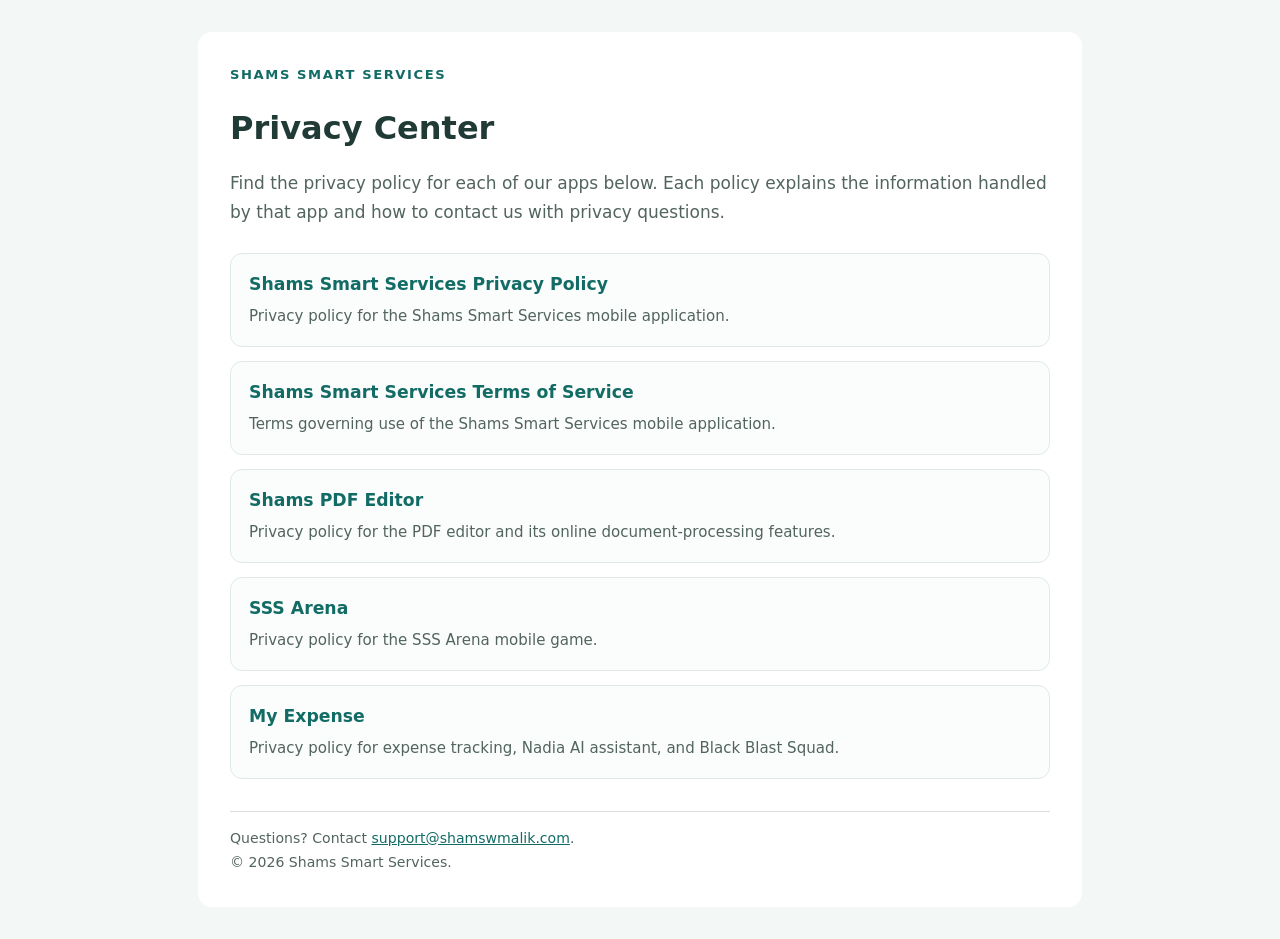
<file: index.html>
<!doctype html>
<html lang="en">
<head>
  <meta charset="utf-8">
  <meta name="viewport" content="width=device-width, initial-scale=1">
  <meta name="description" content="Official privacy policies for apps by Shams Smart Services.">
  <title>Shams Smart Services — Privacy Center</title>
  <link rel="stylesheet" href="style.css">
  <style>
    .intro{color:#52645f;margin-bottom:26px}
    .apps{list-style:none;padding:0;margin:0;display:grid;gap:14px}
    .apps li{border:1px solid #e1e9e6;border-radius:12px;padding:16px 18px;background:#fbfdfc}
    .apps a{font-weight:700;text-decoration:none;font-size:1.08rem}
    .apps a:hover{text-decoration:underline}
    .apps p{margin:5px 0 0;color:#52645f;font-size:.94rem}
    .brand{font-size:.82rem;letter-spacing:.12em;text-transform:uppercase;color:#126b64;font-weight:700}
    footer{font-size:.88rem}
  </style>
</head>
<body>
  <main>
    <div class="brand">Shams Smart Services</div>
    <h1>Privacy Center</h1>
    <p class="intro">Find the privacy policy for each of our apps below. Each policy explains the information handled by that app and how to contact us with privacy questions.</p>
    <ul class="apps">
      <li><a href="sss-mobile-app.html">Shams Smart Services Privacy Policy</a><p>Privacy policy for the Shams Smart Services mobile application.</p></li>
      <li><a href="sss-mobile-app-terms.html">Shams Smart Services Terms of Service</a><p>Terms governing use of the Shams Smart Services mobile application.</p></li>
      <li><a href="shams-pdf-editor.html">Shams PDF Editor</a><p>Privacy policy for the PDF editor and its online document-processing features.</p></li>
      <li><a href="sss-arena.html">SSS Arena</a><p>Privacy policy for the SSS Arena mobile game.</p></li>
      <li><a href="my-expense.html">My Expense</a><p>Privacy policy for expense tracking, Nadia AI assistant, and Black Blast Squad.</p></li>
    </ul>
    <footer>Questions? Contact <a href="mailto:support@shamswmalik.com">support@shamswmalik.com</a>.<br>© 2026 Shams Smart Services.</footer>
  </main>
</body>
</html>
</file>
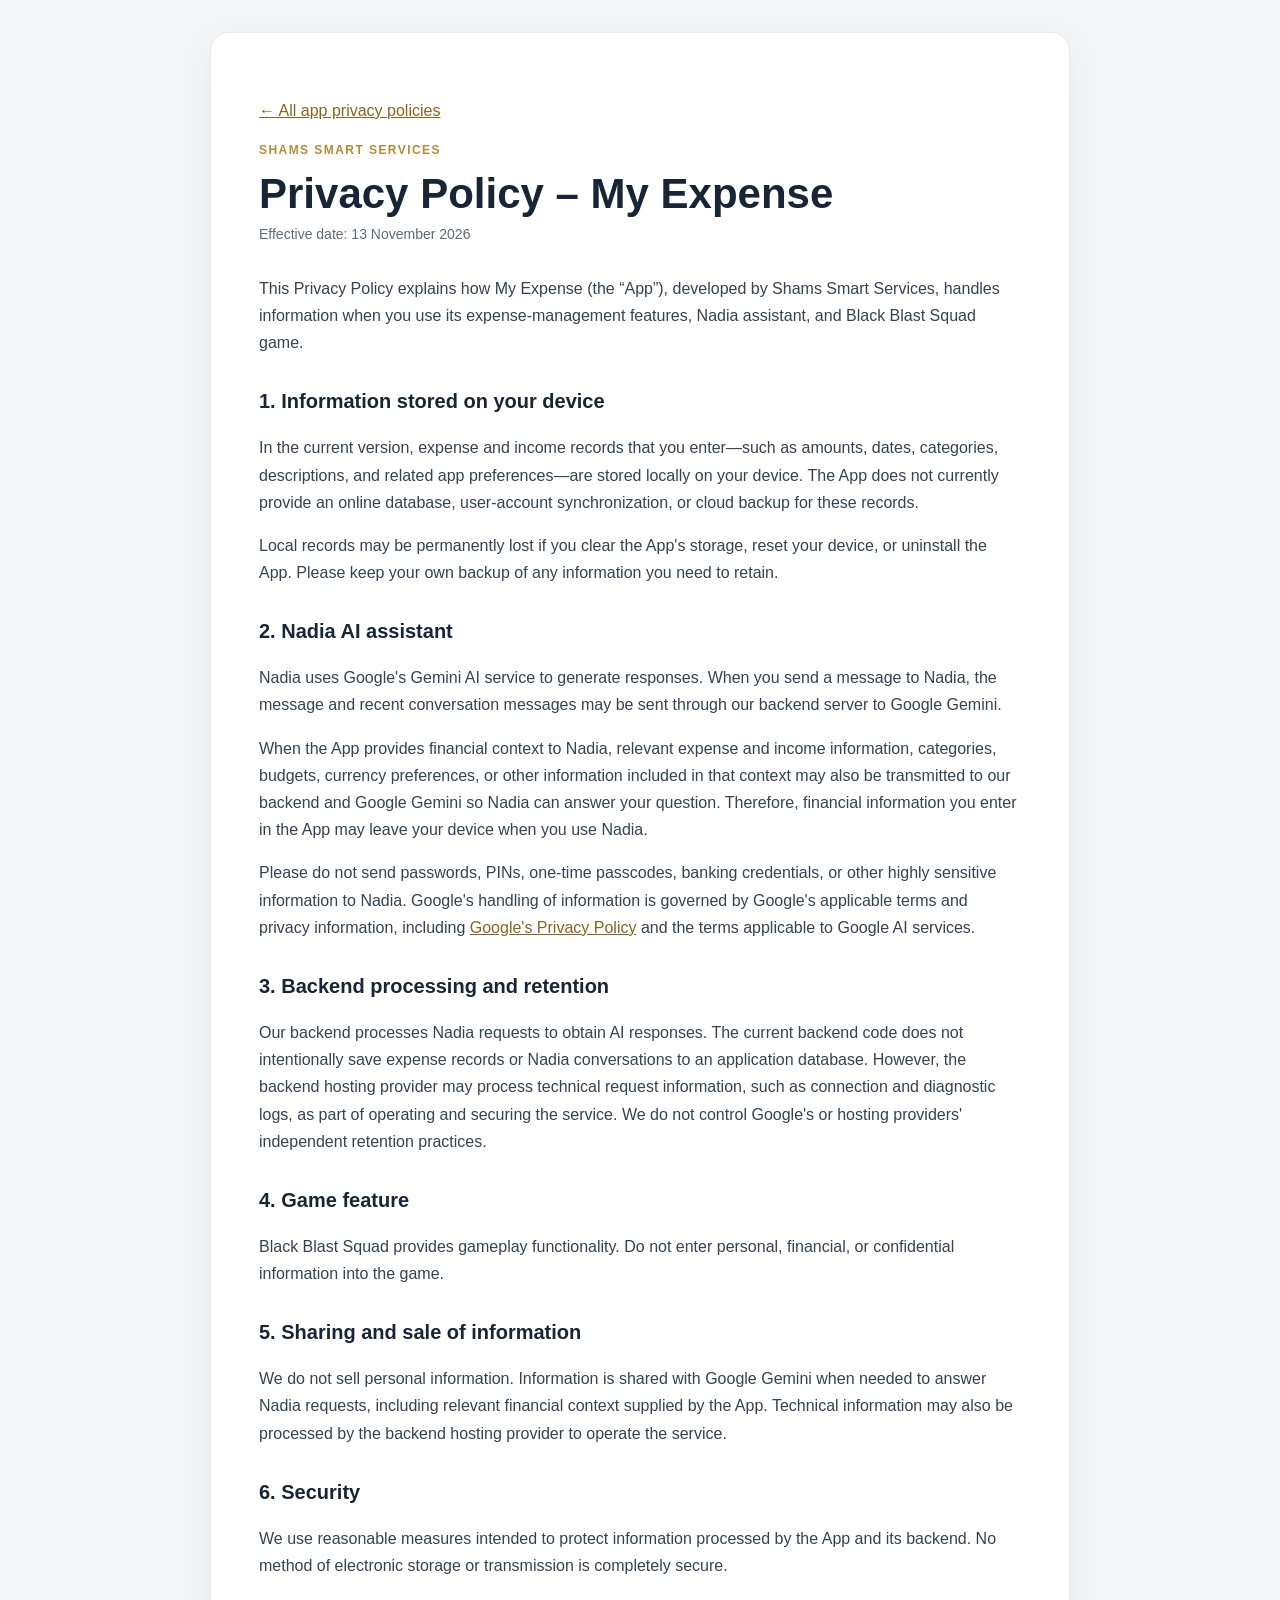
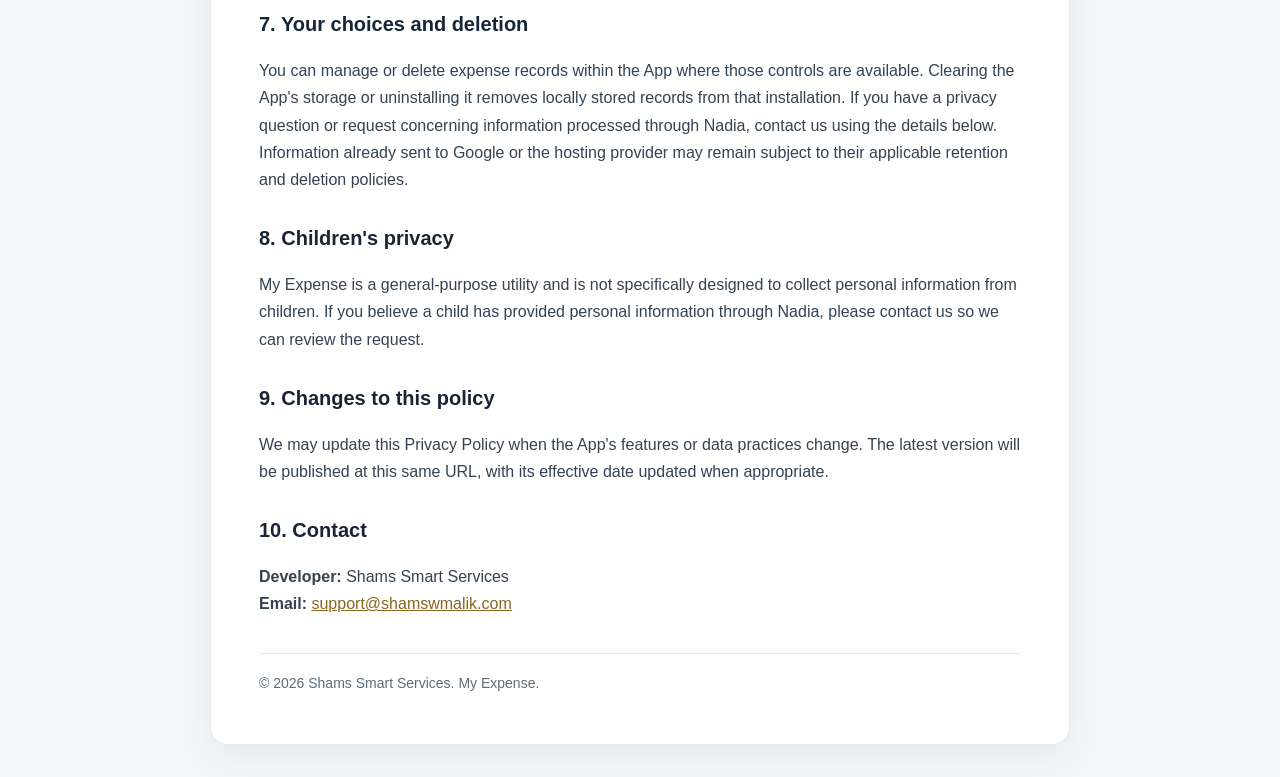
<file: my-expense.html>
<!doctype html>
<html lang="en">
<head>
  <meta charset="utf-8">
  <meta name="viewport" content="width=device-width, initial-scale=1">
  <meta name="description" content="Privacy Policy for the My Expense mobile application by Shams Smart Services.">
  <title>Privacy Policy – My Expense</title>
  <style>
    :root { color-scheme: light; --ink:#172536; --muted:#5d6b79; --gold:#b68b35; --line:#e6e9ed; --paper:#ffffff; --bg:#f4f6f8; }
    * { box-sizing:border-box; }
    body { margin:0; padding:32px 16px; background:var(--bg); color:var(--ink); font:16px/1.7 Arial,Helvetica,sans-serif; }
    main { max-width:860px; margin:0 auto; padding:clamp(22px,5vw,48px); background:var(--paper); border:1px solid var(--line); border-radius:18px; box-shadow:0 12px 36px rgba(20,35,50,.06); }
    .brand { color:var(--gold); font-weight:700; letter-spacing:.12em; text-transform:uppercase; font-size:12px; }
    h1 { margin:8px 0 4px; font-size:clamp(30px,5vw,42px); line-height:1.2; }
    .updated { color:var(--muted); font-size:14px; margin-bottom:28px; }
    h2 { margin:28px 0 8px; font-size:20px; }
    p, li { color:#344252; }
    a { color:#8a641d; overflow-wrap:anywhere; }
    ul { padding-left:24px; }
    footer { border-top:1px solid var(--line); margin-top:36px; padding-top:18px; color:var(--muted); font-size:14px; }
  </style>
</head>
<body>
<main>
  <p><a href="index.html">← All app privacy policies</a></p>
  <div class="brand">Shams Smart Services</div>
  <h1>Privacy Policy – My Expense</h1>
  <div class="updated">Effective date: 13 November 2026</div>

  <p>This Privacy Policy explains how My Expense (the “App”), developed by Shams Smart Services, handles information when you use its expense-management features, Nadia assistant, and Black Blast Squad game.</p>

  <h2>1. Information stored on your device</h2>
  <p>In the current version, expense and income records that you enter—such as amounts, dates, categories, descriptions, and related app preferences—are stored locally on your device. The App does not currently provide an online database, user-account synchronization, or cloud backup for these records.</p>
  <p>Local records may be permanently lost if you clear the App's storage, reset your device, or uninstall the App. Please keep your own backup of any information you need to retain.</p>

  <h2>2. Nadia AI assistant</h2>
  <p>Nadia uses Google's Gemini AI service to generate responses. When you send a message to Nadia, the message and recent conversation messages may be sent through our backend server to Google Gemini.</p>
  <p>When the App provides financial context to Nadia, relevant expense and income information, categories, budgets, currency preferences, or other information included in that context may also be transmitted to our backend and Google Gemini so Nadia can answer your question. Therefore, financial information you enter in the App may leave your device when you use Nadia.</p>
  <p>Please do not send passwords, PINs, one-time passcodes, banking credentials, or other highly sensitive information to Nadia. Google's handling of information is governed by Google's applicable terms and privacy information, including <a href="https://policies.google.com/privacy" target="_blank" rel="noopener noreferrer">Google's Privacy Policy</a> and the terms applicable to Google AI services.</p>

  <h2>3. Backend processing and retention</h2>
  <p>Our backend processes Nadia requests to obtain AI responses. The current backend code does not intentionally save expense records or Nadia conversations to an application database. However, the backend hosting provider may process technical request information, such as connection and diagnostic logs, as part of operating and securing the service. We do not control Google's or hosting providers' independent retention practices.</p>

  <h2>4. Game feature</h2>
  <p>Black Blast Squad provides gameplay functionality. Do not enter personal, financial, or confidential information into the game.</p>

  <h2>5. Sharing and sale of information</h2>
  <p>We do not sell personal information. Information is shared with Google Gemini when needed to answer Nadia requests, including relevant financial context supplied by the App. Technical information may also be processed by the backend hosting provider to operate the service.</p>

  <h2>6. Security</h2>
  <p>We use reasonable measures intended to protect information processed by the App and its backend. No method of electronic storage or transmission is completely secure.</p>

  <h2>7. Your choices and deletion</h2>
  <p>You can manage or delete expense records within the App where those controls are available. Clearing the App's storage or uninstalling it removes locally stored records from that installation. If you have a privacy question or request concerning information processed through Nadia, contact us using the details below. Information already sent to Google or the hosting provider may remain subject to their applicable retention and deletion policies.</p>

  <h2>8. Children's privacy</h2>
  <p>My Expense is a general-purpose utility and is not specifically designed to collect personal information from children. If you believe a child has provided personal information through Nadia, please contact us so we can review the request.</p>

  <h2>9. Changes to this policy</h2>
  <p>We may update this Privacy Policy when the App's features or data practices change. The latest version will be published at this same URL, with its effective date updated when appropriate.</p>

  <h2>10. Contact</h2>
  <p><strong>Developer:</strong> Shams Smart Services<br>
  <strong>Email:</strong> <a href="mailto:support@shamswmalik.com">support@shamswmalik.com</a></p>

  <footer>© 2026 Shams Smart Services. My Expense.</footer>
</main>
</body>
</html>
</file>
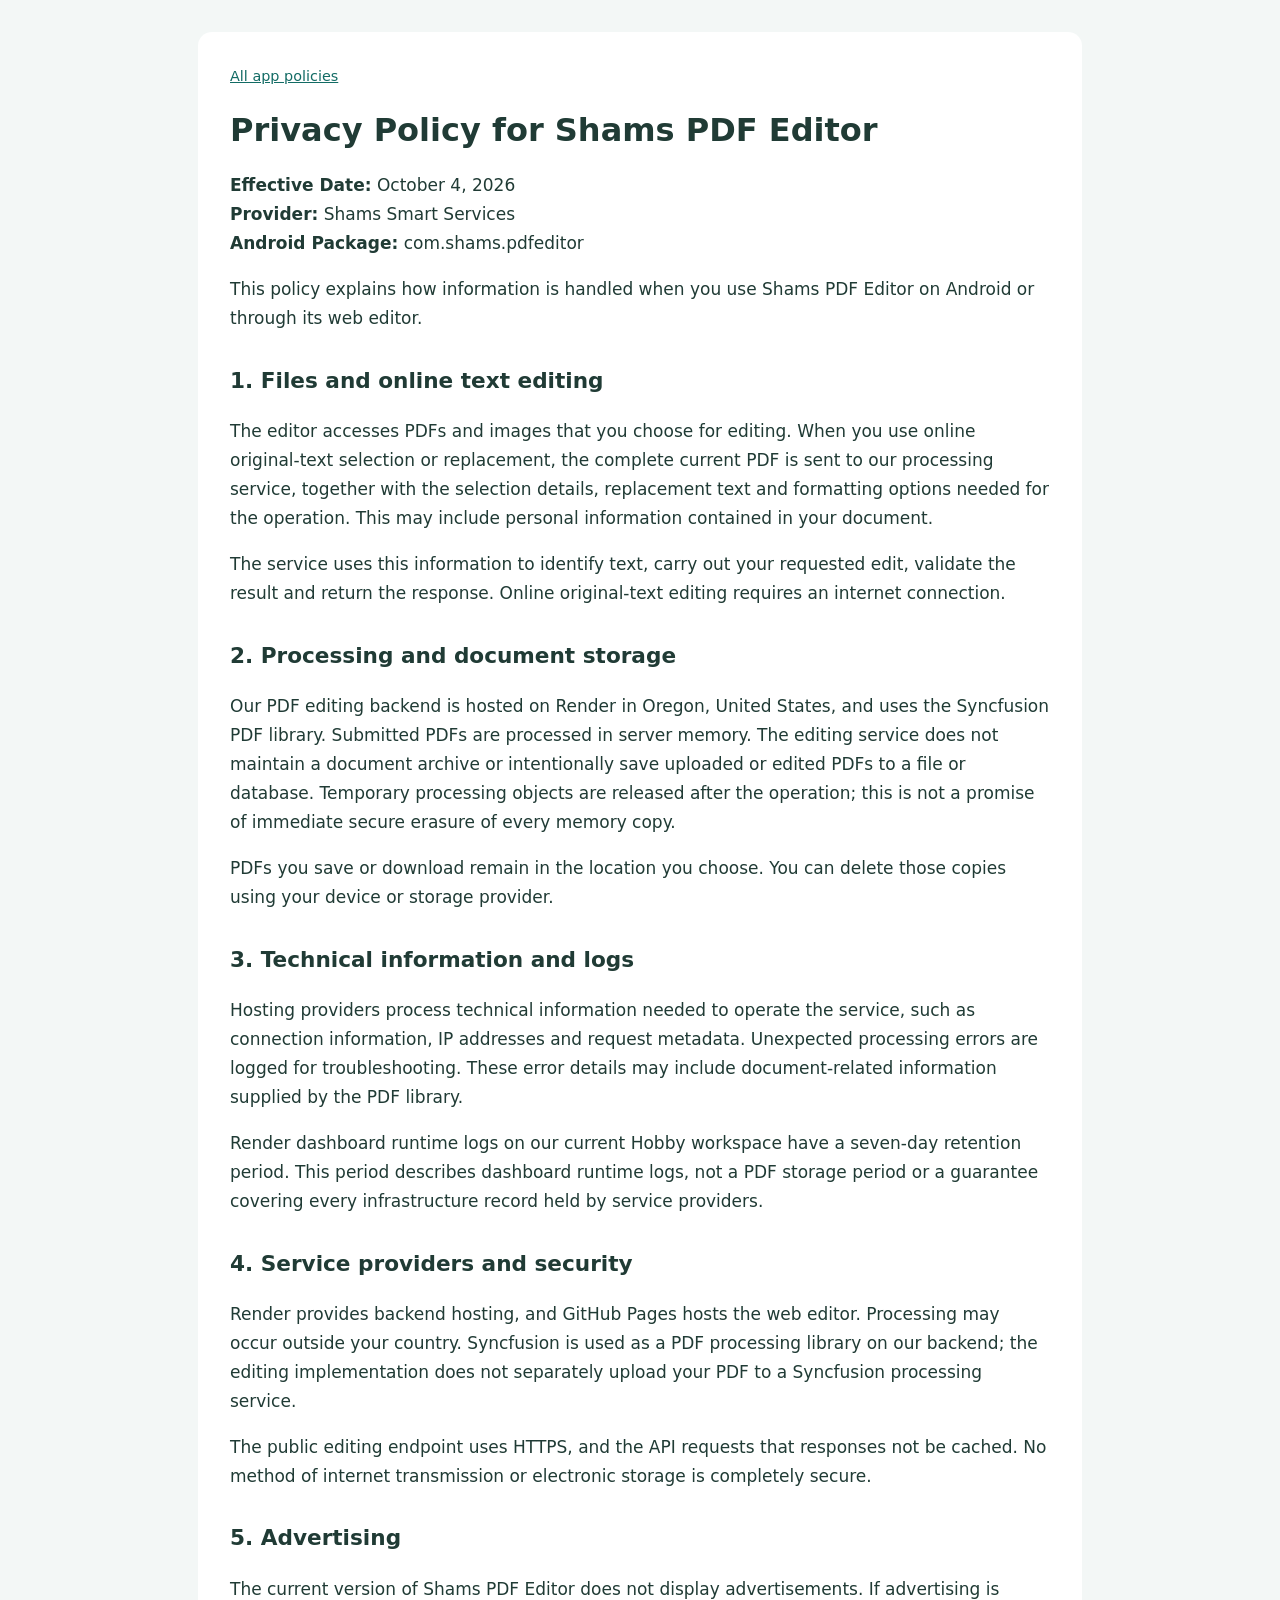
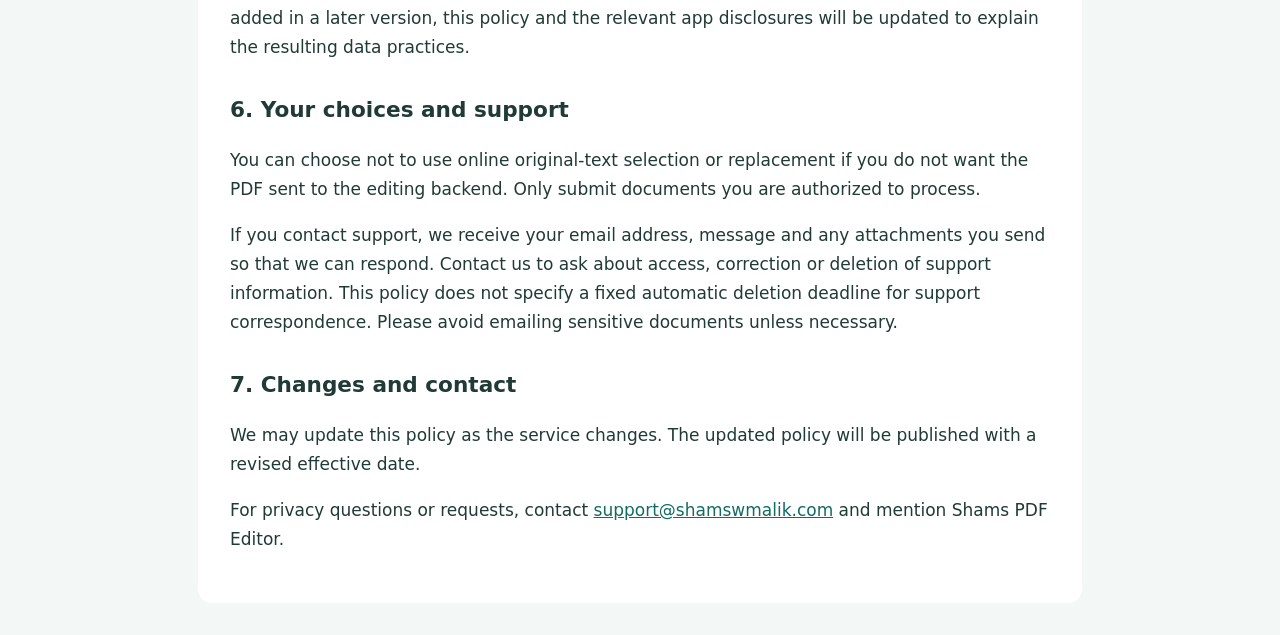
<file: shams-pdf-editor.html>
<!doctype html><html lang="en"><head><meta charset="utf-8"><meta name="viewport" content="width=device-width,initial-scale=1"><title>Privacy Policy for Shams PDF Editor</title><link rel="stylesheet" href="style.css"></head><body><main><nav><a href="index.html">All app policies</a></nav><h1>Privacy Policy for Shams PDF Editor</h1><p><strong>Effective Date:</strong> October 4, 2026<br><strong>Provider:</strong> Shams Smart Services<br><strong>Android Package:</strong> com.shams.pdfeditor</p><p>This policy explains how information is handled when you use Shams PDF Editor on Android or through its web editor.</p><h2>1. Files and online text editing</h2><p>The editor accesses PDFs and images that you choose for editing. When you use online original-text selection or replacement, the complete current PDF is sent to our processing service, together with the selection details, replacement text and formatting options needed for the operation. This may include personal information contained in your document.</p><p>The service uses this information to identify text, carry out your requested edit, validate the result and return the response. Online original-text editing requires an internet connection.</p><h2>2. Processing and document storage</h2><p>Our PDF editing backend is hosted on Render in Oregon, United States, and uses the Syncfusion PDF library. Submitted PDFs are processed in server memory. The editing service does not maintain a document archive or intentionally save uploaded or edited PDFs to a file or database. Temporary processing objects are released after the operation; this is not a promise of immediate secure erasure of every memory copy.</p><p>PDFs you save or download remain in the location you choose. You can delete those copies using your device or storage provider.</p><h2>3. Technical information and logs</h2><p>Hosting providers process technical information needed to operate the service, such as connection information, IP addresses and request metadata. Unexpected processing errors are logged for troubleshooting. These error details may include document-related information supplied by the PDF library.</p><p>Render dashboard runtime logs on our current Hobby workspace have a seven-day retention period. This period describes dashboard runtime logs, not a PDF storage period or a guarantee covering every infrastructure record held by service providers.</p><h2>4. Service providers and security</h2><p>Render provides backend hosting, and GitHub Pages hosts the web editor. Processing may occur outside your country. Syncfusion is used as a PDF processing library on our backend; the editing implementation does not separately upload your PDF to a Syncfusion processing service.</p><p>The public editing endpoint uses HTTPS, and the API requests that responses not be cached. No method of internet transmission or electronic storage is completely secure.</p><h2>5. Advertising</h2><p>The current version of Shams PDF Editor does not display advertisements. If advertising is added in a later version, this policy and the relevant app disclosures will be updated to explain the resulting data practices.</p><h2>6. Your choices and support</h2><p>You can choose not to use online original-text selection or replacement if you do not want the PDF sent to the editing backend. Only submit documents you are authorized to process.</p><p>If you contact support, we receive your email address, message and any attachments you send so that we can respond. Contact us to ask about access, correction or deletion of support information. This policy does not specify a fixed automatic deletion deadline for support correspondence. Please avoid emailing sensitive documents unless necessary.</p><h2>7. Changes and contact</h2><p>We may update this policy as the service changes. The updated policy will be published with a revised effective date.</p><p>For privacy questions or requests, contact <a href="mailto:support@shamswmalik.com">support@shamswmalik.com</a> and mention Shams PDF Editor.</p></main></body></html>
</file>
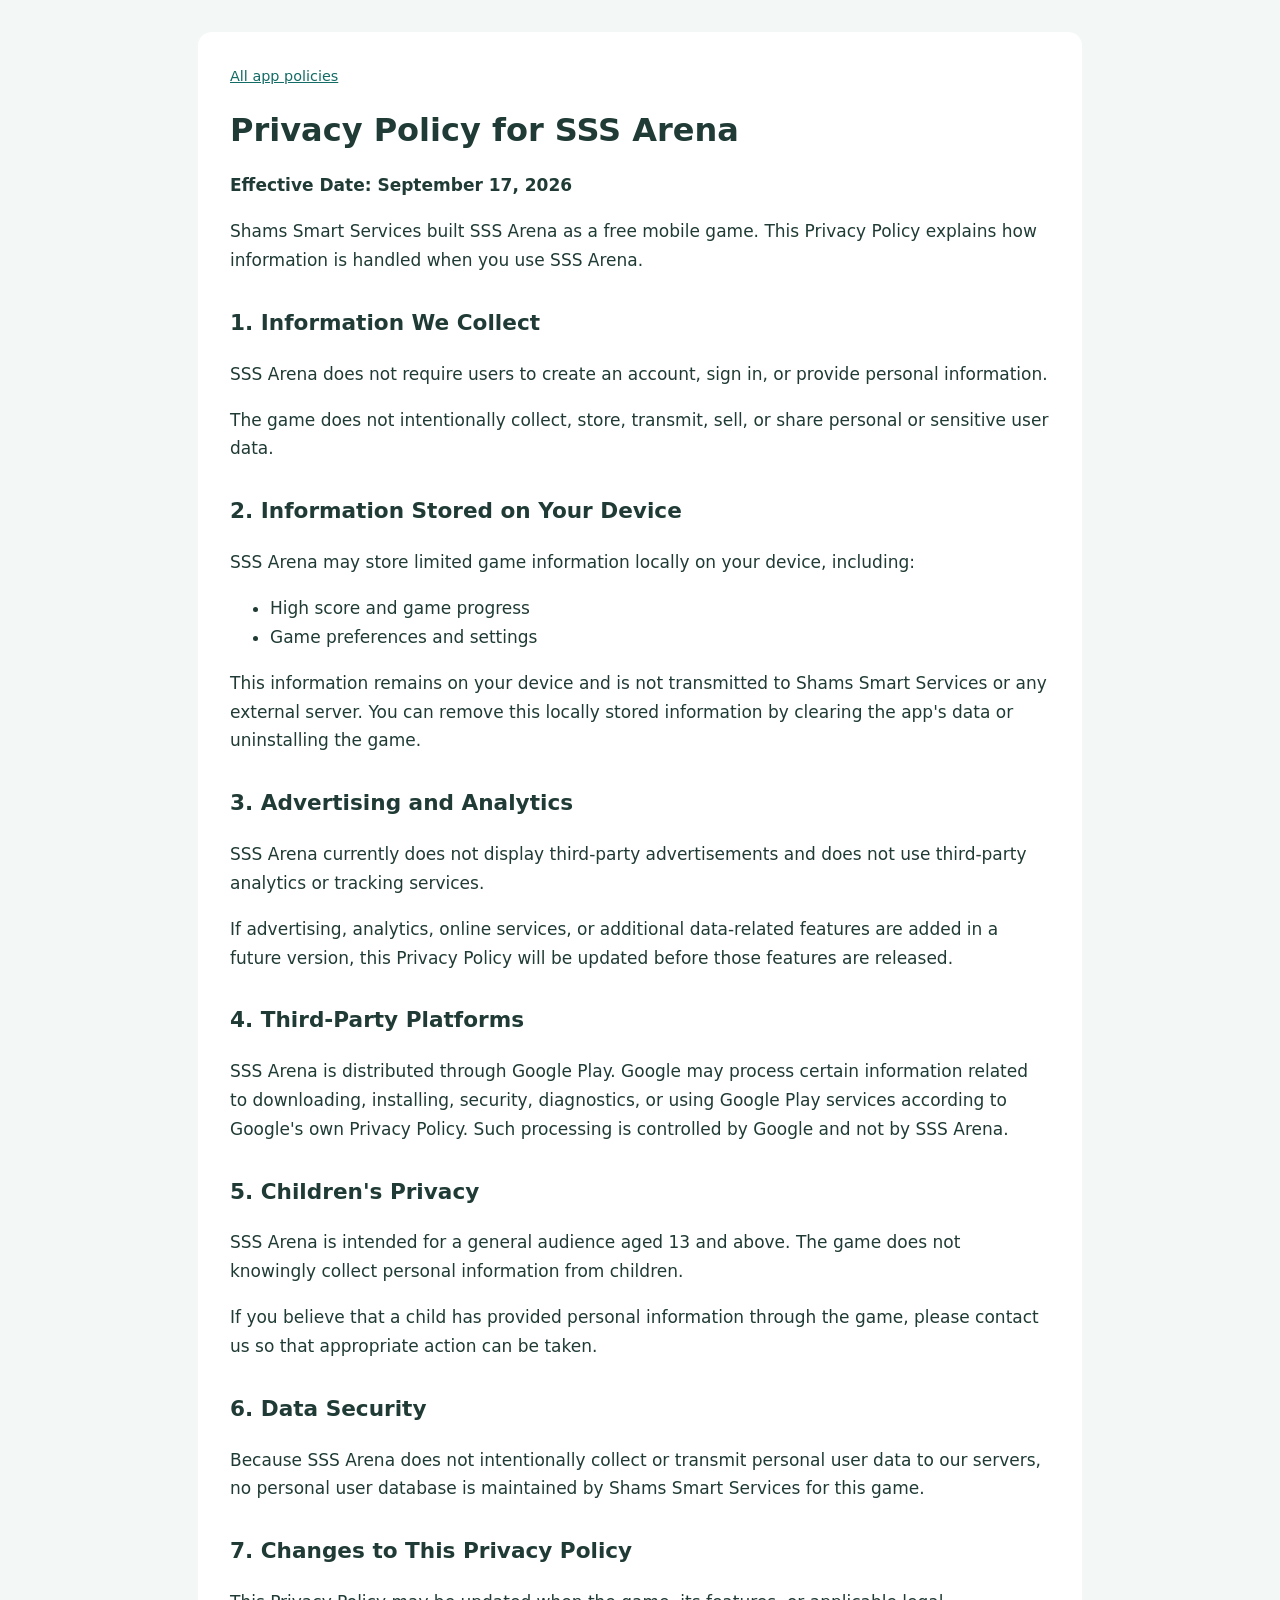
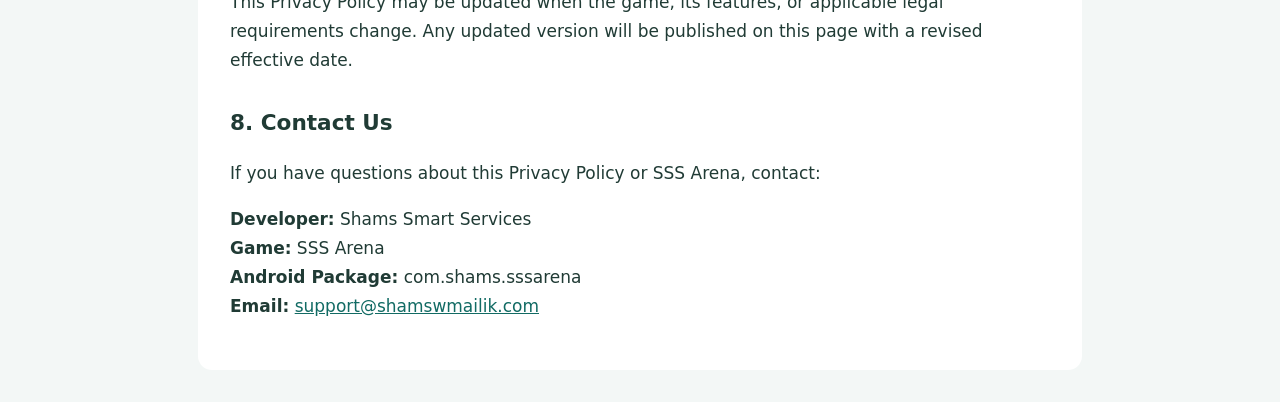
<file: sss-arena.html>
<!doctype html><html lang="en"><head><meta charset="utf-8"><meta name="viewport" content="width=device-width,initial-scale=1"><title>Privacy Policy for SSS Arena</title><link rel="stylesheet" href="style.css"></head><body><main><nav><a href="index.html">All app policies</a></nav><h1>Privacy Policy for SSS Arena</h1><p><strong>Effective Date: September 17, 2026</strong></p><p>Shams Smart Services built SSS Arena as a free mobile game. This Privacy Policy explains how information is handled when you use SSS Arena.</p><h2>1. Information We Collect</h2><p>SSS Arena does not require users to create an account, sign in, or provide personal information.</p><p>The game does not intentionally collect, store, transmit, sell, or share personal or sensitive user data.</p><h2>2. Information Stored on Your Device</h2><p>SSS Arena may store limited game information locally on your device, including:</p><ul><li>High score and game progress</li><li>Game preferences and settings</li></ul><p>This information remains on your device and is not transmitted to Shams Smart Services or any external server. You can remove this locally stored information by clearing the app's data or uninstalling the game.</p><h2>3. Advertising and Analytics</h2><p>SSS Arena currently does not display third-party advertisements and does not use third-party analytics or tracking services.</p><p>If advertising, analytics, online services, or additional data-related features are added in a future version, this Privacy Policy will be updated before those features are released.</p><h2>4. Third-Party Platforms</h2><p>SSS Arena is distributed through Google Play. Google may process certain information related to downloading, installing, security, diagnostics, or using Google Play services according to Google's own Privacy Policy. Such processing is controlled by Google and not by SSS Arena.</p><h2>5. Children&#x27;s Privacy</h2><p>SSS Arena is intended for a general audience aged 13 and above. The game does not knowingly collect personal information from children.</p><p>If you believe that a child has provided personal information through the game, please contact us so that appropriate action can be taken.</p><h2>6. Data Security</h2><p>Because SSS Arena does not intentionally collect or transmit personal user data to our servers, no personal user database is maintained by Shams Smart Services for this game.</p><h2>7. Changes to This Privacy Policy</h2><p>This Privacy Policy may be updated when the game, its features, or applicable legal requirements change. Any updated version will be published on this page with a revised effective date.</p><h2>8. Contact Us</h2><p>If you have questions about this Privacy Policy or SSS Arena, contact:</p><p><strong>Developer:</strong> Shams Smart Services<br><strong>Game:</strong> SSS Arena<br><strong>Android Package:</strong> com.shams.sssarena<br><strong>Email:</strong> <a href="mailto:support@shamswmailik.com">support@shamswmailik.com</a></p></main></body></html>
</file>
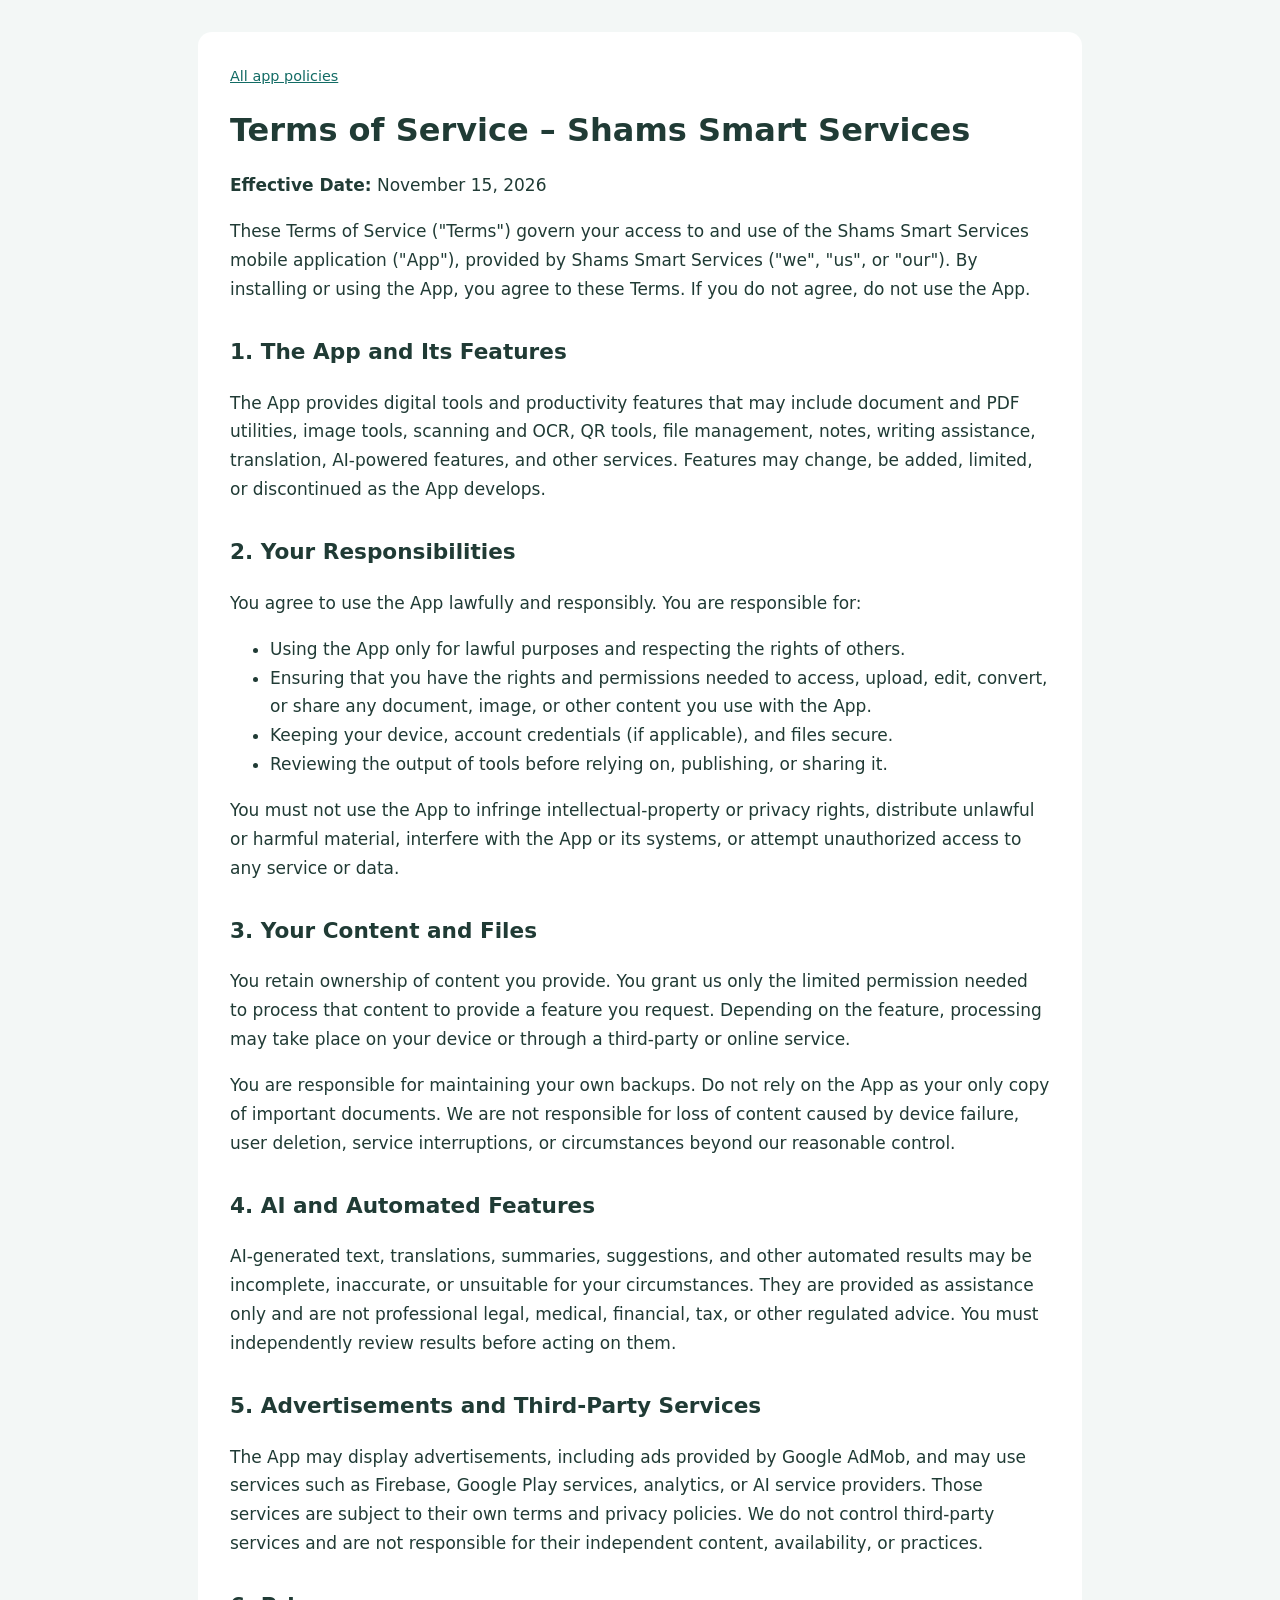
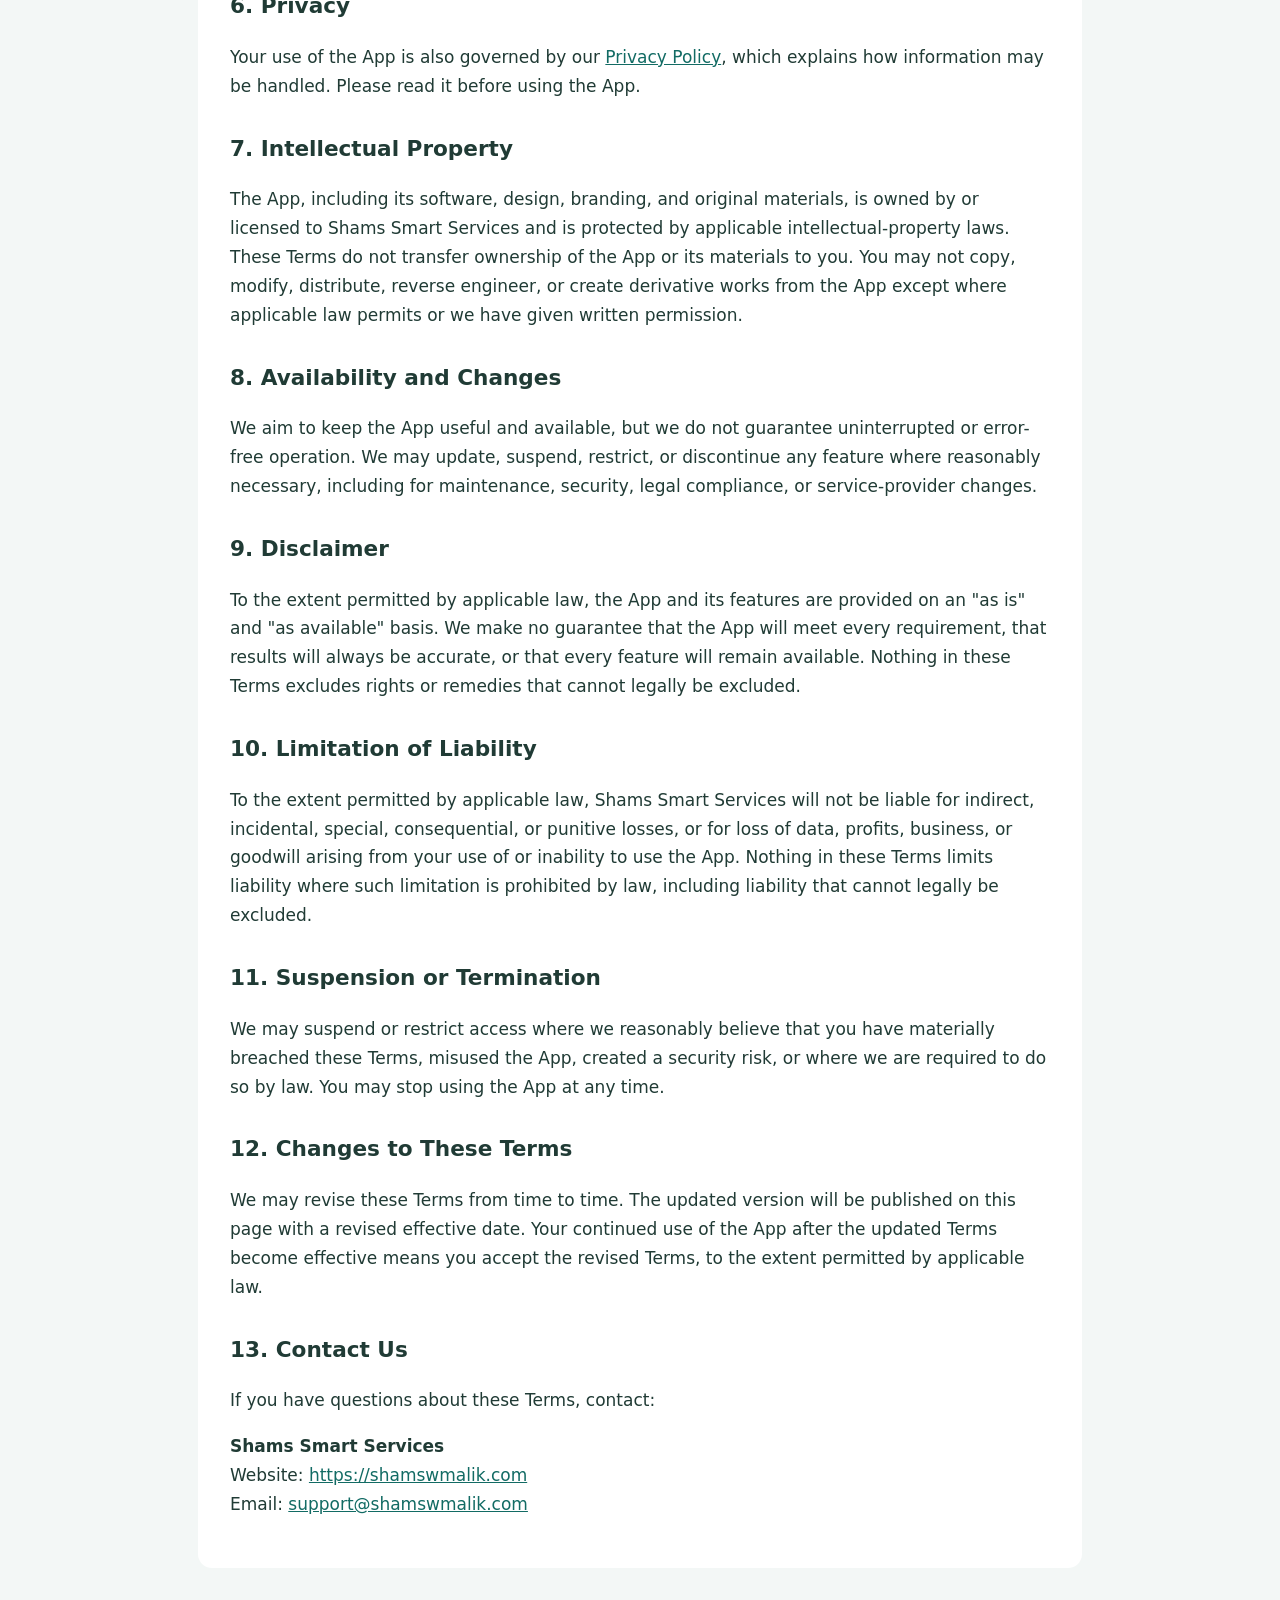
<file: sss-mobile-app-terms.html>
<!doctype html>
<html lang="en">
<head>
  <meta charset="utf-8">
  <meta name="viewport" content="width=device-width,initial-scale=1">
  <meta name="description" content="Terms of Service for the Shams Smart Services mobile application.">
  <title>Terms of Service – Shams Smart Services</title>
  <link rel="stylesheet" href="style.css">
</head>
<body>
<main>
  <nav><a href="index.html">All app policies</a></nav>
  <h1>Terms of Service – Shams Smart Services</h1>
  <p><strong>Effective Date:</strong> November 15, 2026</p>
  <p>These Terms of Service ("Terms") govern your access to and use of the Shams Smart Services mobile application ("App"), provided by Shams Smart Services ("we", "us", or "our"). By installing or using the App, you agree to these Terms. If you do not agree, do not use the App.</p>

  <h2>1. The App and Its Features</h2>
  <p>The App provides digital tools and productivity features that may include document and PDF utilities, image tools, scanning and OCR, QR tools, file management, notes, writing assistance, translation, AI-powered features, and other services. Features may change, be added, limited, or discontinued as the App develops.</p>

  <h2>2. Your Responsibilities</h2>
  <p>You agree to use the App lawfully and responsibly. You are responsible for:</p>
  <ul>
    <li>Using the App only for lawful purposes and respecting the rights of others.</li>
    <li>Ensuring that you have the rights and permissions needed to access, upload, edit, convert, or share any document, image, or other content you use with the App.</li>
    <li>Keeping your device, account credentials (if applicable), and files secure.</li>
    <li>Reviewing the output of tools before relying on, publishing, or sharing it.</li>
  </ul>
  <p>You must not use the App to infringe intellectual-property or privacy rights, distribute unlawful or harmful material, interfere with the App or its systems, or attempt unauthorized access to any service or data.</p>

  <h2>3. Your Content and Files</h2>
  <p>You retain ownership of content you provide. You grant us only the limited permission needed to process that content to provide a feature you request. Depending on the feature, processing may take place on your device or through a third-party or online service.</p>
  <p>You are responsible for maintaining your own backups. Do not rely on the App as your only copy of important documents. We are not responsible for loss of content caused by device failure, user deletion, service interruptions, or circumstances beyond our reasonable control.</p>

  <h2>4. AI and Automated Features</h2>
  <p>AI-generated text, translations, summaries, suggestions, and other automated results may be incomplete, inaccurate, or unsuitable for your circumstances. They are provided as assistance only and are not professional legal, medical, financial, tax, or other regulated advice. You must independently review results before acting on them.</p>

  <h2>5. Advertisements and Third-Party Services</h2>
  <p>The App may display advertisements, including ads provided by Google AdMob, and may use services such as Firebase, Google Play services, analytics, or AI service providers. Those services are subject to their own terms and privacy policies. We do not control third-party services and are not responsible for their independent content, availability, or practices.</p>

  <h2>6. Privacy</h2>
  <p>Your use of the App is also governed by our <a href="sss-mobile-app.html">Privacy Policy</a>, which explains how information may be handled. Please read it before using the App.</p>

  <h2>7. Intellectual Property</h2>
  <p>The App, including its software, design, branding, and original materials, is owned by or licensed to Shams Smart Services and is protected by applicable intellectual-property laws. These Terms do not transfer ownership of the App or its materials to you. You may not copy, modify, distribute, reverse engineer, or create derivative works from the App except where applicable law permits or we have given written permission.</p>

  <h2>8. Availability and Changes</h2>
  <p>We aim to keep the App useful and available, but we do not guarantee uninterrupted or error-free operation. We may update, suspend, restrict, or discontinue any feature where reasonably necessary, including for maintenance, security, legal compliance, or service-provider changes.</p>

  <h2>9. Disclaimer</h2>
  <p>To the extent permitted by applicable law, the App and its features are provided on an "as is" and "as available" basis. We make no guarantee that the App will meet every requirement, that results will always be accurate, or that every feature will remain available. Nothing in these Terms excludes rights or remedies that cannot legally be excluded.</p>

  <h2>10. Limitation of Liability</h2>
  <p>To the extent permitted by applicable law, Shams Smart Services will not be liable for indirect, incidental, special, consequential, or punitive losses, or for loss of data, profits, business, or goodwill arising from your use of or inability to use the App. Nothing in these Terms limits liability where such limitation is prohibited by law, including liability that cannot legally be excluded.</p>

  <h2>11. Suspension or Termination</h2>
  <p>We may suspend or restrict access where we reasonably believe that you have materially breached these Terms, misused the App, created a security risk, or where we are required to do so by law. You may stop using the App at any time.</p>

  <h2>12. Changes to These Terms</h2>
  <p>We may revise these Terms from time to time. The updated version will be published on this page with a revised effective date. Your continued use of the App after the updated Terms become effective means you accept the revised Terms, to the extent permitted by applicable law.</p>

  <h2>13. Contact Us</h2>
  <p>If you have questions about these Terms, contact:</p>
  <p><strong>Shams Smart Services</strong><br>
  Website: <a href="https://shamswmalik.com">https://shamswmalik.com</a><br>
  Email: <a href="mailto:support@shamswmalik.com">support@shamswmalik.com</a></p>
</main>
</body>
</html>
</file>
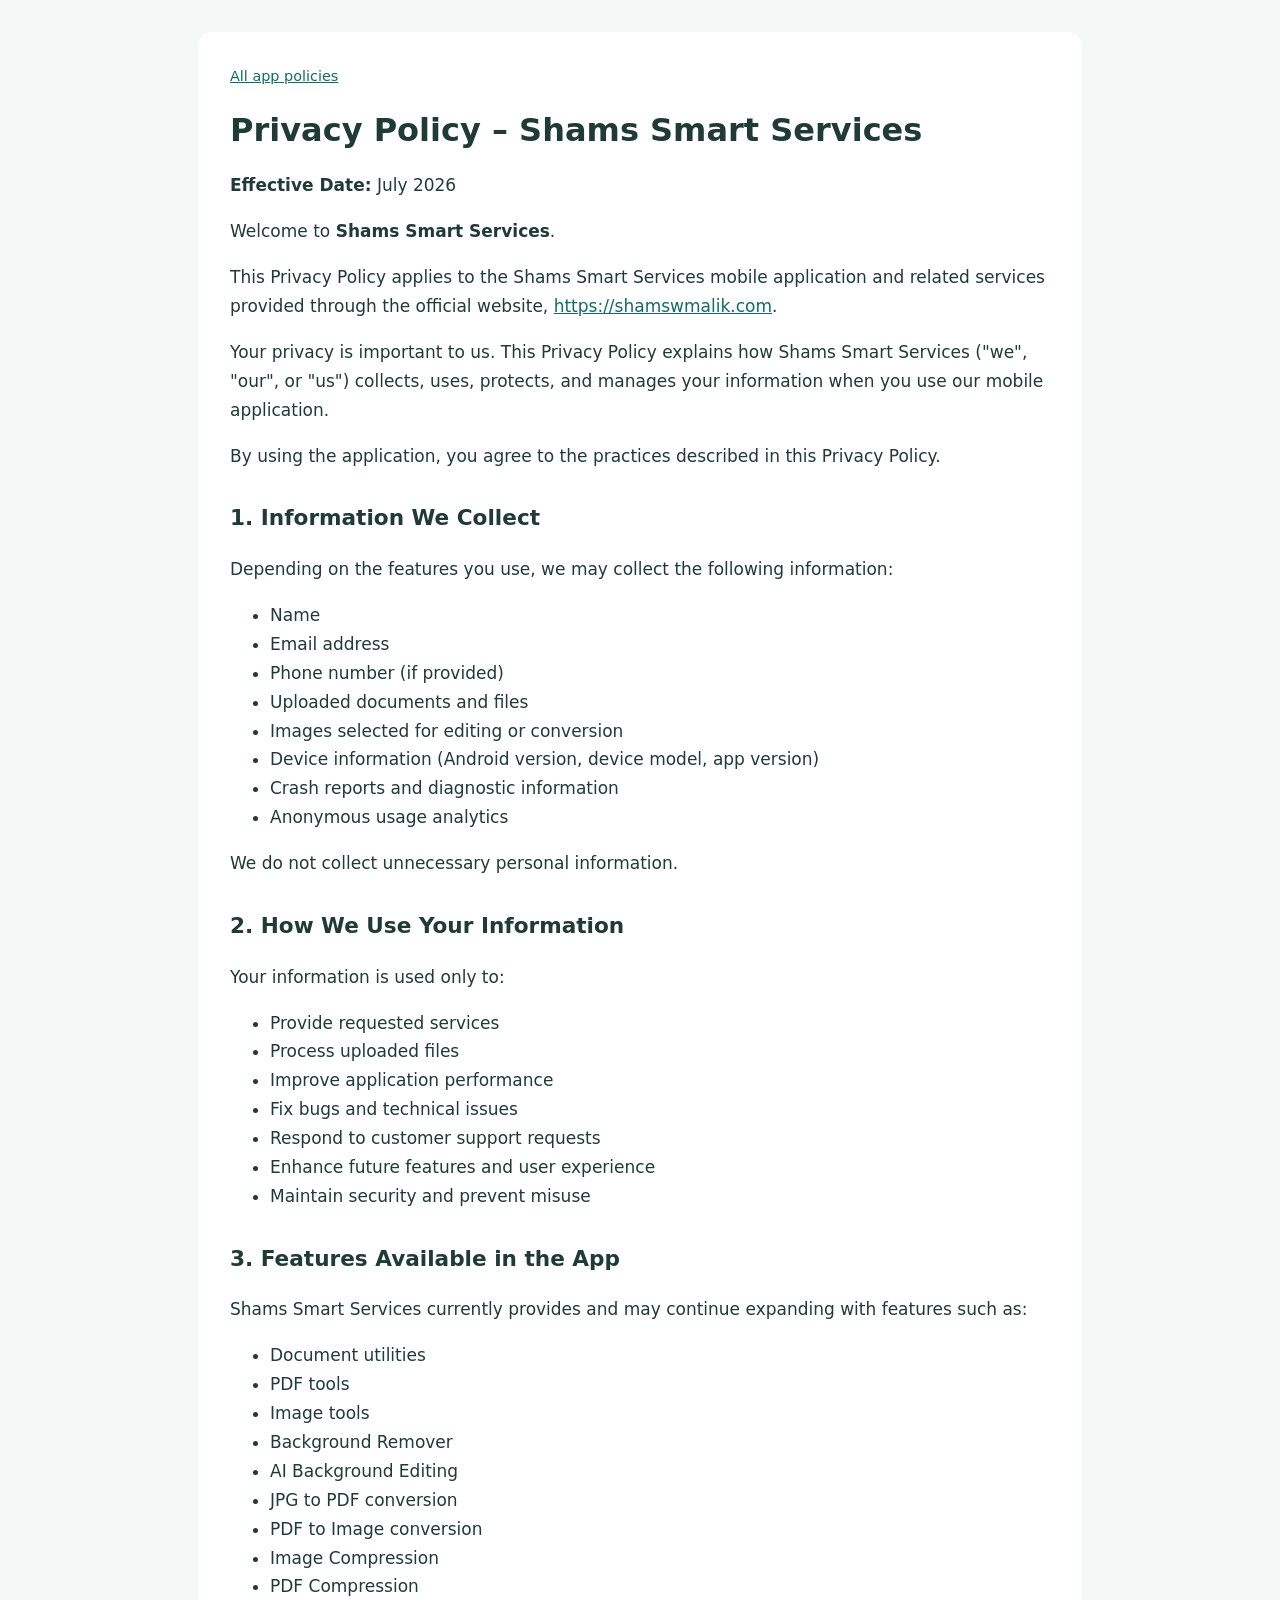
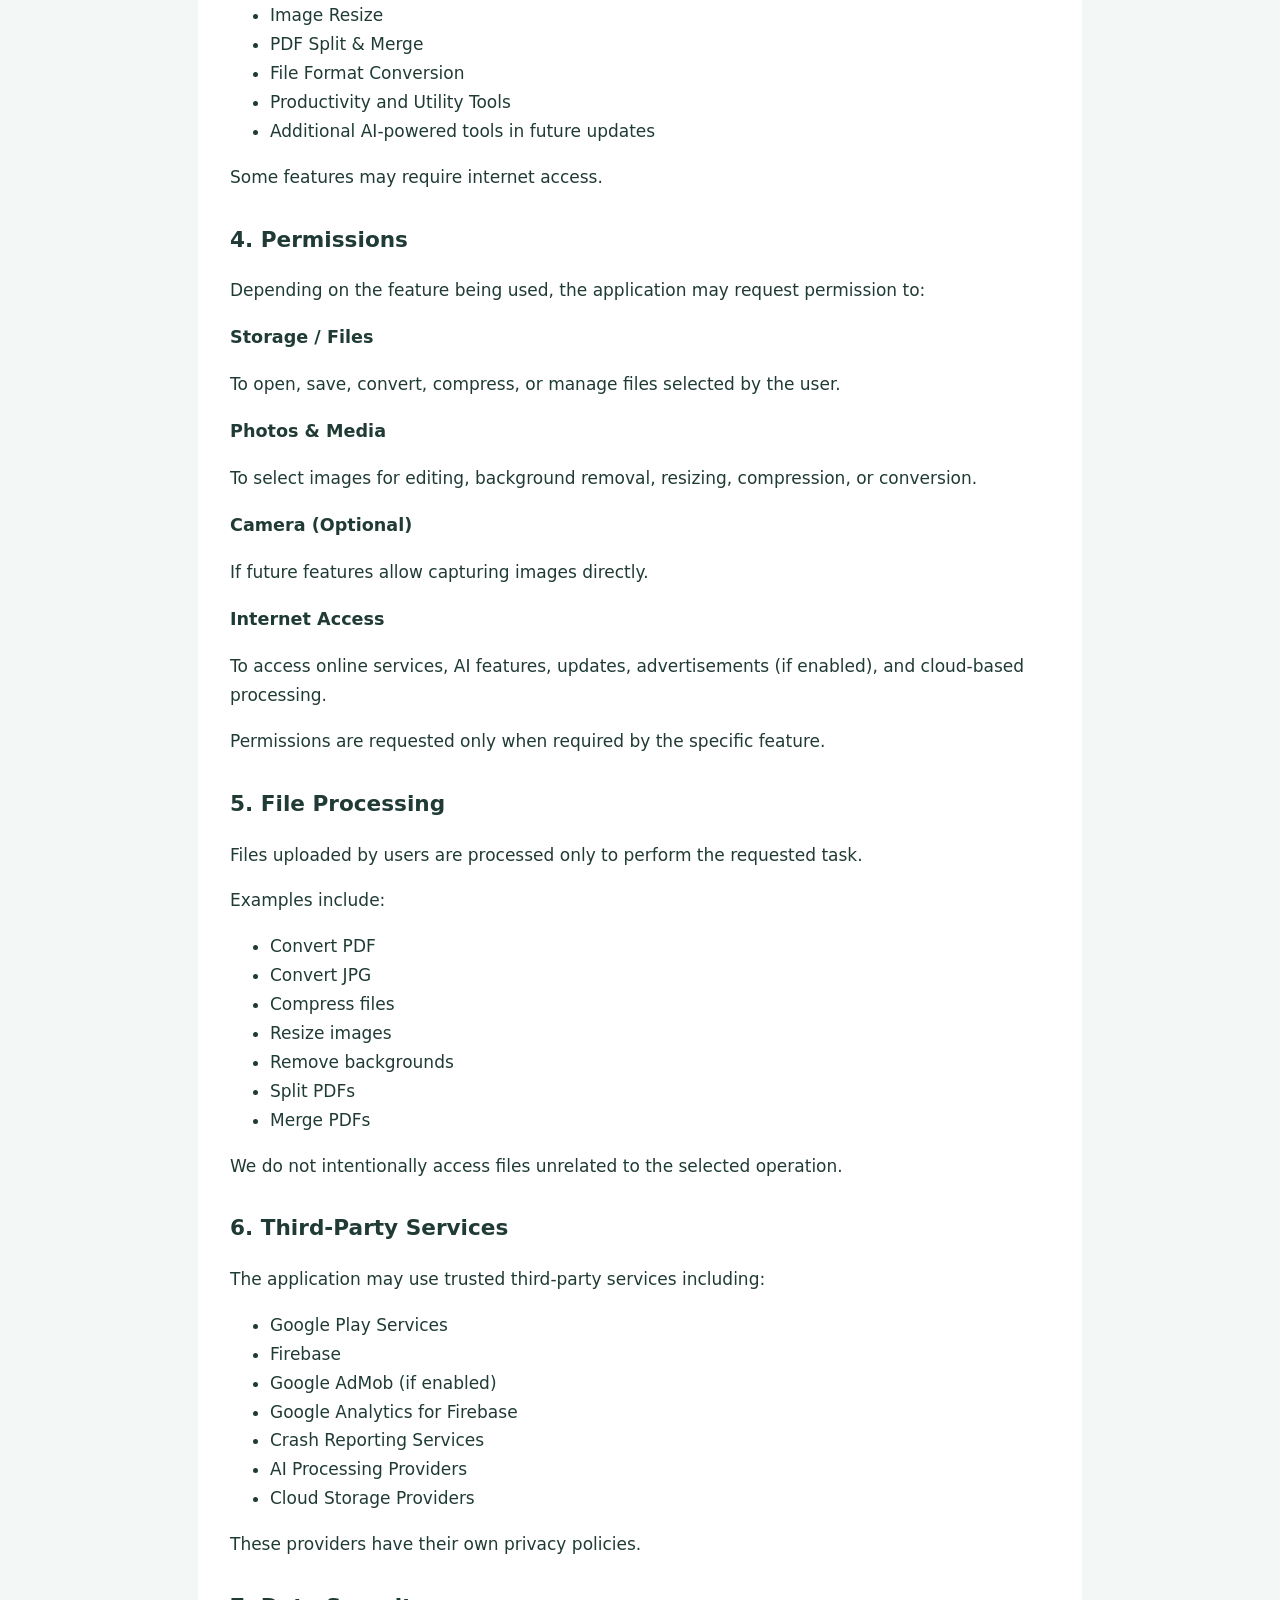
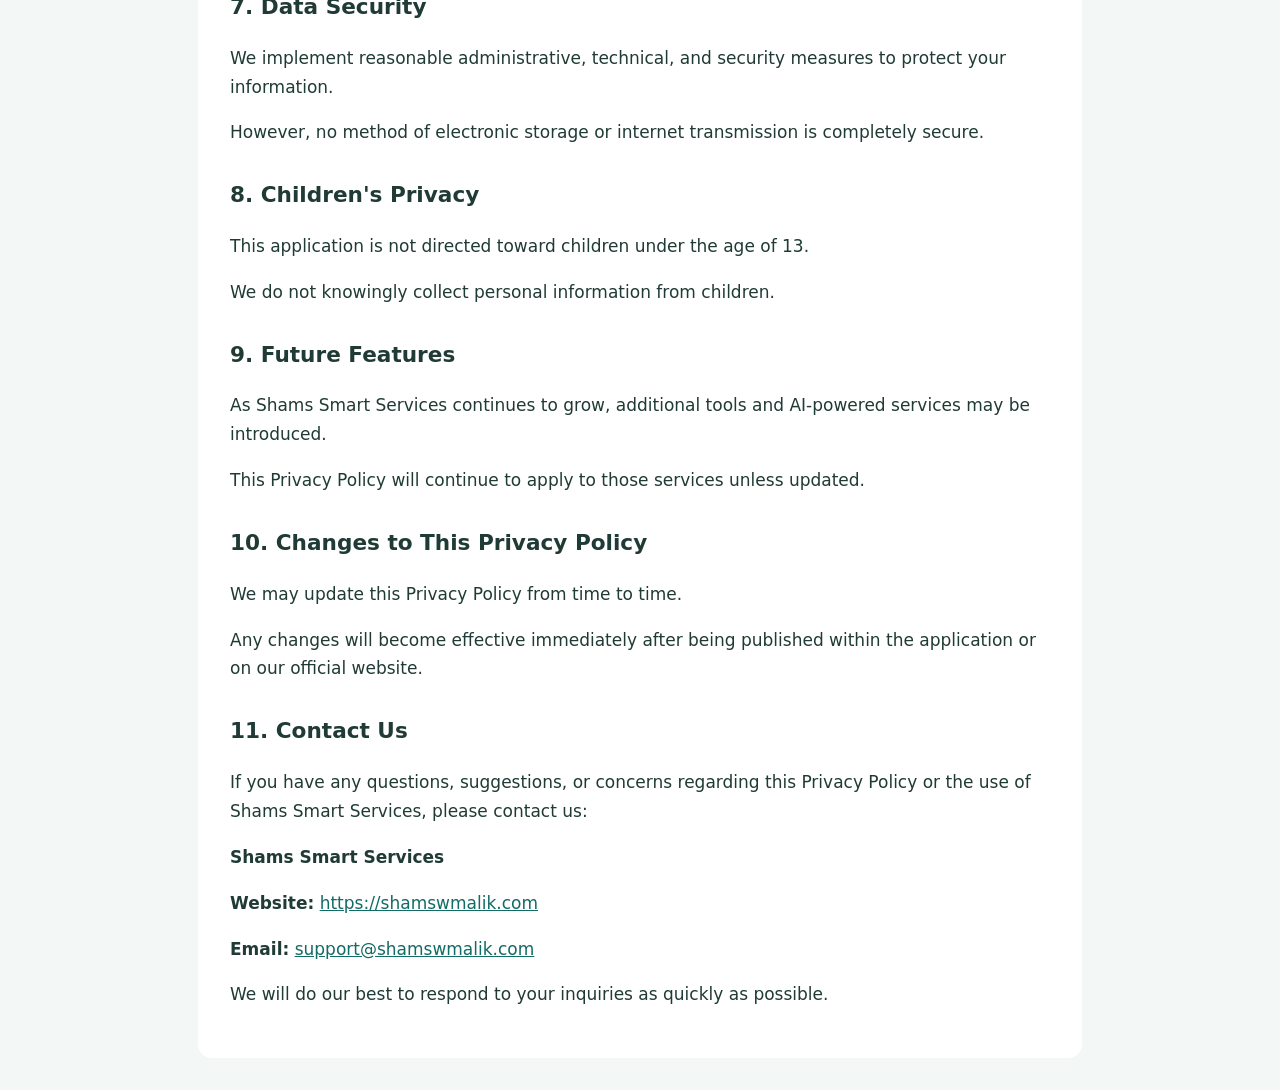
<file: sss-mobile-app.html>
<!doctype html><html lang="en"><head><meta charset="utf-8"><meta name="viewport" content="width=device-width,initial-scale=1"><title>Privacy Policy – Shams Smart Services</title><link rel="stylesheet" href="style.css"></head><body><main><nav><a href="index.html">All app policies</a></nav><h1>Privacy Policy – Shams Smart Services</h1><p><strong>Effective Date:</strong> July 2026</p><p>Welcome to <strong>Shams Smart Services</strong>.</p><p>This Privacy Policy applies to the Shams Smart Services mobile application and related services provided through the official website, <a href="https://shamswmalik.com">https://shamswmalik.com</a>.</p><p>Your privacy is important to us. This Privacy Policy explains how Shams Smart Services ("we", "our", or "us") collects, uses, protects, and manages your information when you use our mobile application.</p><p>By using the application, you agree to the practices described in this Privacy Policy.</p><h2>1. Information We Collect</h2><p>Depending on the features you use, we may collect the following information:</p><ul><li>Name</li><li>Email address</li><li>Phone number (if provided)</li><li>Uploaded documents and files</li><li>Images selected for editing or conversion</li><li>Device information (Android version, device model, app version)</li><li>Crash reports and diagnostic information</li><li>Anonymous usage analytics</li></ul><p>We do not collect unnecessary personal information.</p><h2>2. How We Use Your Information</h2><p>Your information is used only to:</p><ul><li>Provide requested services</li><li>Process uploaded files</li><li>Improve application performance</li><li>Fix bugs and technical issues</li><li>Respond to customer support requests</li><li>Enhance future features and user experience</li><li>Maintain security and prevent misuse</li></ul><h2>3. Features Available in the App</h2><p>Shams Smart Services currently provides and may continue expanding with features such as:</p><ul><li>Document utilities</li><li>PDF tools</li><li>Image tools</li><li>Background Remover</li><li>AI Background Editing</li><li>JPG to PDF conversion</li><li>PDF to Image conversion</li><li>Image Compression</li><li>PDF Compression</li><li>Image Resize</li><li>PDF Split &amp; Merge</li><li>File Format Conversion</li><li>Productivity and Utility Tools</li><li>Additional AI-powered tools in future updates</li></ul><p>Some features may require internet access.</p><h2>4. Permissions</h2><p>Depending on the feature being used, the application may request permission to:</p><h3>Storage / Files</h3><p>To open, save, convert, compress, or manage files selected by the user.</p><h3>Photos &amp; Media</h3><p>To select images for editing, background removal, resizing, compression, or conversion.</p><h3>Camera (Optional)</h3><p>If future features allow capturing images directly.</p><h3>Internet Access</h3><p>To access online services, AI features, updates, advertisements (if enabled), and cloud-based processing.</p><p>Permissions are requested only when required by the specific feature.</p><h2>5. File Processing</h2><p>Files uploaded by users are processed only to perform the requested task.</p><p>Examples include:</p><ul><li>Convert PDF</li><li>Convert JPG</li><li>Compress files</li><li>Resize images</li><li>Remove backgrounds</li><li>Split PDFs</li><li>Merge PDFs</li></ul><p>We do not intentionally access files unrelated to the selected operation.</p><h2>6. Third-Party Services</h2><p>The application may use trusted third-party services including:</p><ul><li>Google Play Services</li><li>Firebase</li><li>Google AdMob (if enabled)</li><li>Google Analytics for Firebase</li><li>Crash Reporting Services</li><li>AI Processing Providers</li><li>Cloud Storage Providers</li></ul><p>These providers have their own privacy policies.</p><h2>7. Data Security</h2><p>We implement reasonable administrative, technical, and security measures to protect your information.</p><p>However, no method of electronic storage or internet transmission is completely secure.</p><h2>8. Children&#x27;s Privacy</h2><p>This application is not directed toward children under the age of 13.</p><p>We do not knowingly collect personal information from children.</p><h2>9. Future Features</h2><p>As Shams Smart Services continues to grow, additional tools and AI-powered services may be introduced.</p><p>This Privacy Policy will continue to apply to those services unless updated.</p><h2>10. Changes to This Privacy Policy</h2><p>We may update this Privacy Policy from time to time.</p><p>Any changes will become effective immediately after being published within the application or on our official website.</p><h2>11. Contact Us</h2><p>If you have any questions, suggestions, or concerns regarding this Privacy Policy or the use of Shams Smart Services, please contact us:</p><p><strong>Shams Smart Services</strong></p><p><strong>Website:</strong> <a href="https://shamswmalik.com">https://shamswmalik.com</a></p><p><strong>Email:</strong> <a href="mailto:support@shamswmalik.com">support@shamswmalik.com</a></p><p>We will do our best to respond to your inquiries as quickly as possible.</p></main></body></html>
</file>
<file: style.css>
body{margin:0;background:#f3f7f6;color:#203b35;font:17px/1.7 system-ui,sans-serif}main{max-width:820px;margin:32px auto;padding:32px;background:#fff;border-radius:14px}h1{font-size:2rem;line-height:1.25}h2{font-size:1.35rem;margin-top:30px}h3{font-size:1.1rem}a{color:#126b64;overflow-wrap:anywhere}nav{font-size:.9rem}footer{margin-top:32px;border-top:1px solid #ddd;padding-top:15px;color:#52645f}@media(max-width:600px){main{margin:0;padding:20px;border-radius:0}}
</file>
